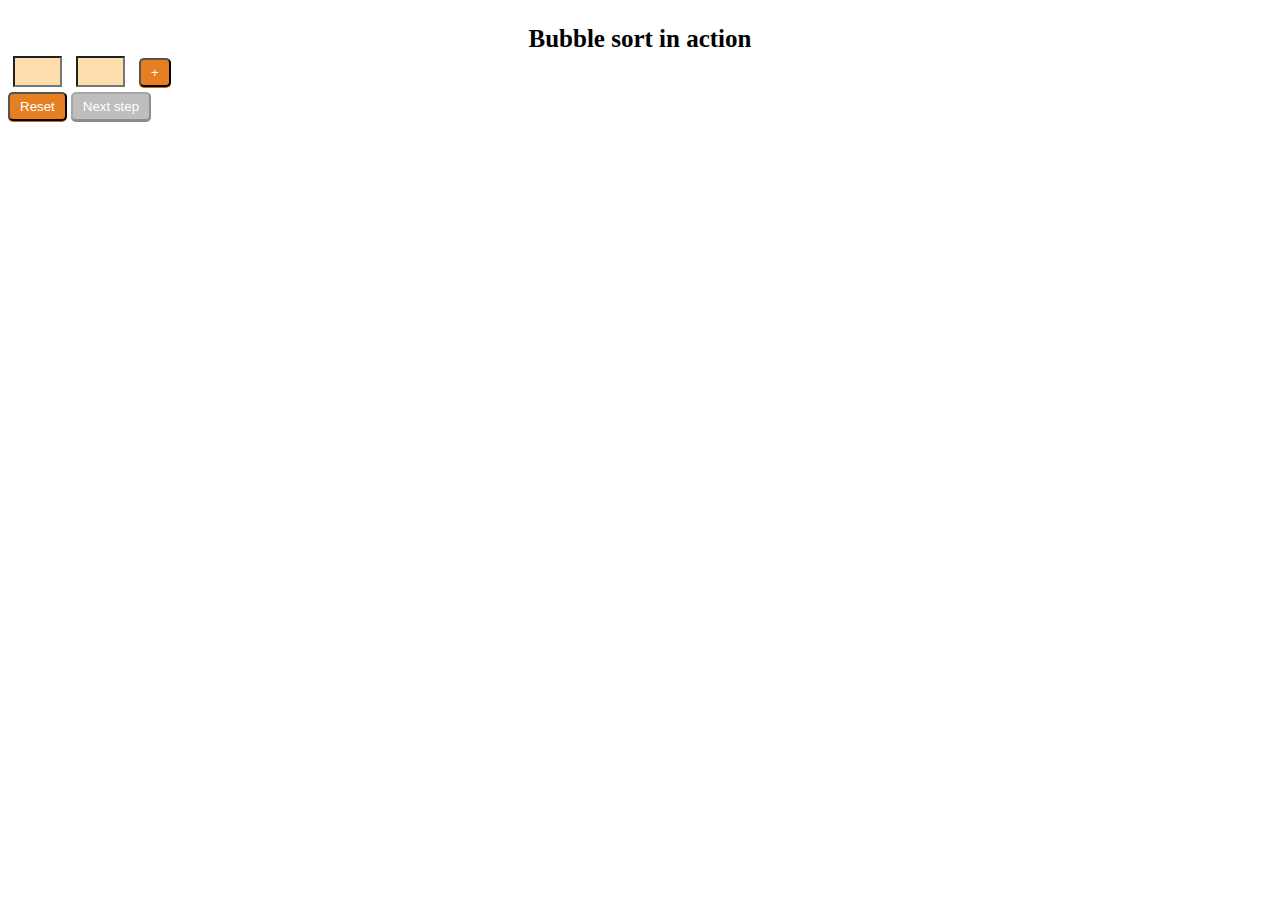
<file: index.html>
<!DOCTYPE html>
<html>
	<meta charset="utf-8" author="Masha Malyschenko"/>
	<head>
		<title>BubbleSort</title>		
		<link rel="stylesheet" type="text/css" href="all.css">
		<script type="text/javascript" src="jquery-1.12.1.min.js"></script>
		<script type="text/javascript" src="arrayService.js"></script>
		<script type="text/javascript" src="script.js"></script>
	</head>
	<body onload="onLoad()">
		<div id="mainContainer">
			<div id="title">Bubble sort in action</div>
			<div id="nodeDiv">
				<input type="text" class="node" onblur="nodePermission(event)" id="node0"/>
				<input type="text" class="node" onblur="nodePermission(event)" id="node1"/>
				<input type="button" id="newNodeBtn" value="+" onclick="onPlusPress()" class="btn"/>
			</div>
			<button type="button" id="resetBtn" onclick="onReset()" class="btn">Reset</button>
			<button type="button" id="nextStepBtn" disabled="disabled" onclick="startSort()" class="btn">Next step</button>
			<div id="message"><span>You've reached max array length</span></div>	
		</div>
	</body>
</html>
</file>
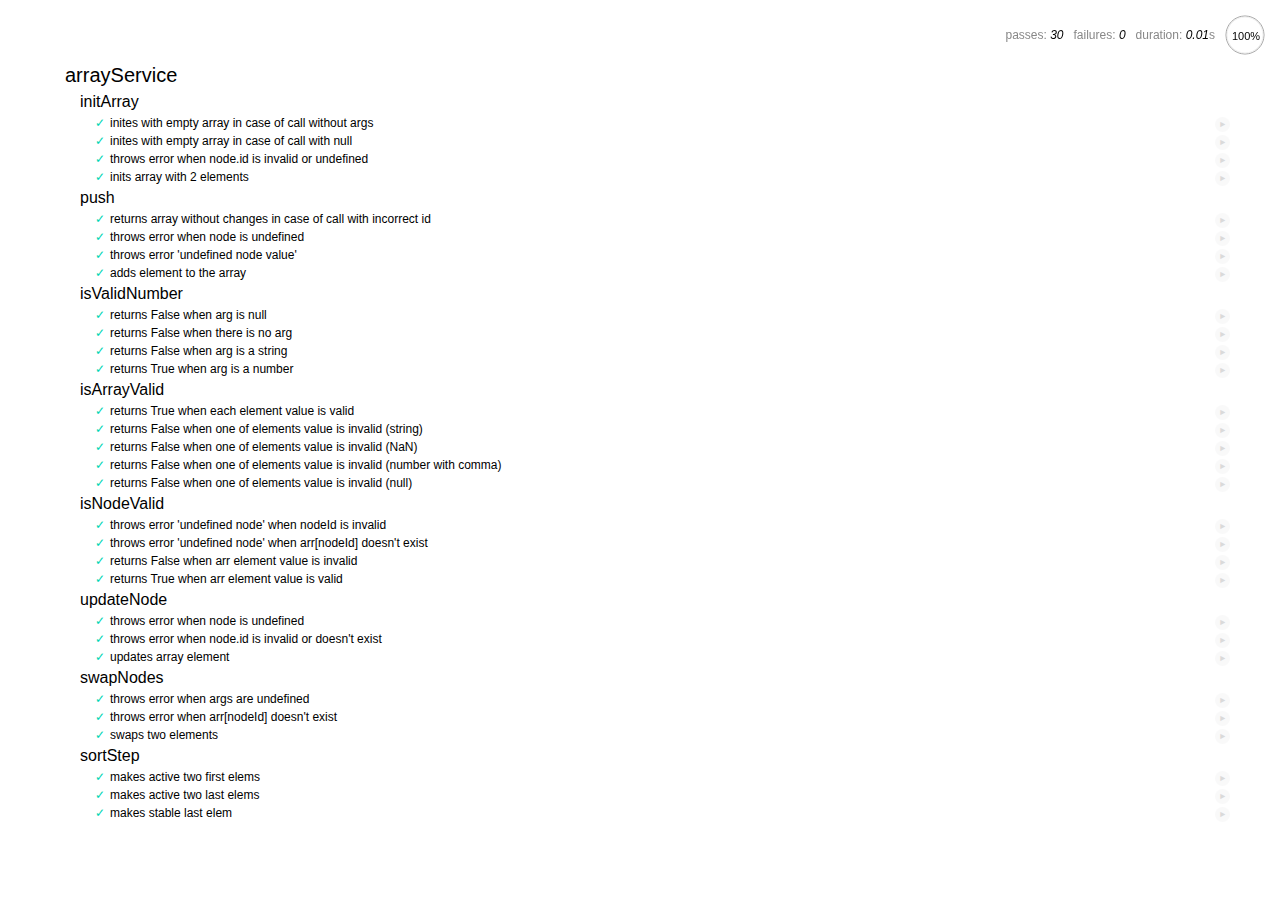
<file: unitTests.html>
<!DOCTYPE html>
<html>

<head>
  <meta charset="utf-8">

  <link rel="stylesheet" href="mocha.css">
  <script src="mocha.js"></script>
  <script src="chai.js"></script>
  <script src="script.js"></script>
  <script src="arrayService.js"></script>
   <script>
    mocha.setup('bdd');
  </script>
  <script>
    var assert = chai.assert;
  </script>
</head>

<body>
  <script src="arrayService.spec.js"></script>
  <div id="mocha"></div>

  <!-- запустить тесты! -->
  <script>
    mocha.run();
  </script>
</body>

</html>
</file>
<file: all.css>
.node{
    width: 35px;
    margin-left: 5px;
    margin-right: 5px;
    
    max-width: 40px;
    padding: 5px 5px 5px 5px;
    background-color: #FFDEAD;
    font: 15px "Lucida Sans Unicode", "Lucida Grande", sans-serif;
}

.sortNode{
    border-style: solid;
    border-width: 0px 0px 3px;
    box-shadow: 0 -1px 0 rgba(255, 255, 255, 0.1) inset;
    color: #FFFFFF;	  
    background-color: #E67E22;
    border-radius: 6px;
    cursor: pointer;
    display: inline-block;
    font-style: normal;
    overflow: hidden;
    text-align: center;
    text-decoration: none;
    text-overflow: ellipsis;
    white-space: nowrap;
}

.activeNode{
    background-color: green;
}

.stableNode{
    background-color: gray;
    font-weight: bold;
}

.invalidNode{
    border-color: red;
}

.btn{
    margin-top: 5px;
    border-radius: 5px;
    padding: 5px 10px;
    text-decoration: none;
    color: #fff;
    position: relative;
    display: inline-block;
    background-color: #e67e22;
    box-shadow: 0px 1px 0px 0px #CD6509;
}

.btn:active {
    transform: translate(0px, 3px);
    box-shadow: 0px 1px 0px 0px;
}

.btn:hover{
    background-color: #FF983C;
}

.btn:disabled{
    background-color: #BEBEBE;
    color: white;
    box-shadow: 0px 1px 0px 0px #778899;
}

#newNodeBtn{
    margin-left: 5px;
    margin-right: 5px;
}

#mainContainer{
    margin-top: 25px;
}

#title{
    font-family: "Palatino Linotype", "Book Antiqua", Georgia;
    font-size: 25px;
    text-align: center;
    font-weight: bold;
}

#message{
    font: 22px "Lucida Sans Unicode", "Lucida Grande", sans-serif;
    font-weight: bold;
    color: red;
    vertical-align: center;
    text-align: center;
    margin-top: 20px;
}

#message span{
    border-style: solid;
    border-color: red;
    border-width: 3px;
}
</file>
<file: mocha.css>
@charset "utf-8";

body {
  margin:0;
}

#mocha {
  font: 20px/1.5 "Helvetica Neue", Helvetica, Arial, sans-serif;
  margin: 60px 50px;
}

#mocha ul,
#mocha li {
  margin: 0;
  padding: 0;
}

#mocha ul {
  list-style: none;
}

#mocha h1,
#mocha h2 {
  margin: 0;
}

#mocha h1 {
  margin-top: 15px;
  font-size: 1em;
  font-weight: 200;
}

#mocha h1 a {
  text-decoration: none;
  color: inherit;
}

#mocha h1 a:hover {
  text-decoration: underline;
}

#mocha .suite .suite h1 {
  margin-top: 0;
  font-size: .8em;
}

#mocha .hidden {
  display: none;
}

#mocha h2 {
  font-size: 12px;
  font-weight: normal;
  cursor: pointer;
}

#mocha .suite {
  margin-left: 15px;
}

#mocha .test {
  margin-left: 15px;
  overflow: hidden;
}

#mocha .test.pending:hover h2::after {
  content: '(pending)';
  font-family: arial, sans-serif;
}

#mocha .test.pass.medium .duration {
  background: #c09853;
}

#mocha .test.pass.slow .duration {
  background: #b94a48;
}

#mocha .test.pass::before {
  content: '✓';
  font-size: 12px;
  display: block;
  float: left;
  margin-right: 5px;
  color: #00d6b2;
}

#mocha .test.pass .duration {
  font-size: 9px;
  margin-left: 5px;
  padding: 2px 5px;
  color: #fff;
  -webkit-box-shadow: inset 0 1px 1px rgba(0,0,0,.2);
  -moz-box-shadow: inset 0 1px 1px rgba(0,0,0,.2);
  box-shadow: inset 0 1px 1px rgba(0,0,0,.2);
  -webkit-border-radius: 5px;
  -moz-border-radius: 5px;
  -ms-border-radius: 5px;
  -o-border-radius: 5px;
  border-radius: 5px;
}

#mocha .test.pass.fast .duration {
  display: none;
}

#mocha .test.pending {
  color: #0b97c4;
}

#mocha .test.pending::before {
  content: '◦';
  color: #0b97c4;
}

#mocha .test.fail {
  color: #c00;
}

#mocha .test.fail pre {
  color: black;
}

#mocha .test.fail::before {
  content: '✖';
  font-size: 12px;
  display: block;
  float: left;
  margin-right: 5px;
  color: #c00;
}

#mocha .test pre.error {
  color: #c00;
  max-height: 300px;
  overflow: auto;
}

/**
 * (1): approximate for browsers not supporting calc
 * (2): 42 = 2*15 + 2*10 + 2*1 (padding + margin + border)
 *      ^^ seriously
 */
#mocha .test pre {
  display: block;
  float: left;
  clear: left;
  font: 12px/1.5 monaco, monospace;
  margin: 5px;
  padding: 15px;
  border: 1px solid #eee;
  max-width: 85%; /*(1)*/
  max-width: calc(100% - 42px); /*(2)*/
  word-wrap: break-word;
  border-bottom-color: #ddd;
  -webkit-border-radius: 3px;
  -webkit-box-shadow: 0 1px 3px #eee;
  -moz-border-radius: 3px;
  -moz-box-shadow: 0 1px 3px #eee;
  border-radius: 3px;
}

#mocha .test h2 {
  position: relative;
}

#mocha .test a.replay {
  position: absolute;
  top: 3px;
  right: 0;
  text-decoration: none;
  vertical-align: middle;
  display: block;
  width: 15px;
  height: 15px;
  line-height: 15px;
  text-align: center;
  background: #eee;
  font-size: 15px;
  -moz-border-radius: 15px;
  border-radius: 15px;
  -webkit-transition: opacity 200ms;
  -moz-transition: opacity 200ms;
  transition: opacity 200ms;
  opacity: 0.3;
  color: #888;
}

#mocha .test:hover a.replay {
  opacity: 1;
}

#mocha-report.pass .test.fail {
  display: none;
}

#mocha-report.fail .test.pass {
  display: none;
}

#mocha-report.pending .test.pass,
#mocha-report.pending .test.fail {
  display: none;
}
#mocha-report.pending .test.pass.pending {
  display: block;
}

#mocha-error {
  color: #c00;
  font-size: 1.5em;
  font-weight: 100;
  letter-spacing: 1px;
}

#mocha-stats {
  position: fixed;
  top: 15px;
  right: 10px;
  font-size: 12px;
  margin: 0;
  color: #888;
  z-index: 1;
}

#mocha-stats .progress {
  float: right;
  padding-top: 0;
}

#mocha-stats em {
  color: black;
}

#mocha-stats a {
  text-decoration: none;
  color: inherit;
}

#mocha-stats a:hover {
  border-bottom: 1px solid #eee;
}

#mocha-stats li {
  display: inline-block;
  margin: 0 5px;
  list-style: none;
  padding-top: 11px;
}

#mocha-stats canvas {
  width: 40px;
  height: 40px;
}

#mocha code .comment { color: #ddd; }
#mocha code .init { color: #2f6fad; }
#mocha code .string { color: #5890ad; }
#mocha code .keyword { color: #8a6343; }
#mocha code .number { color: #2f6fad; }

@media screen and (max-device-width: 480px) {
  #mocha {
    margin: 60px 0px;
  }

  #mocha #stats {
    position: absolute;
  }
}
</file>
